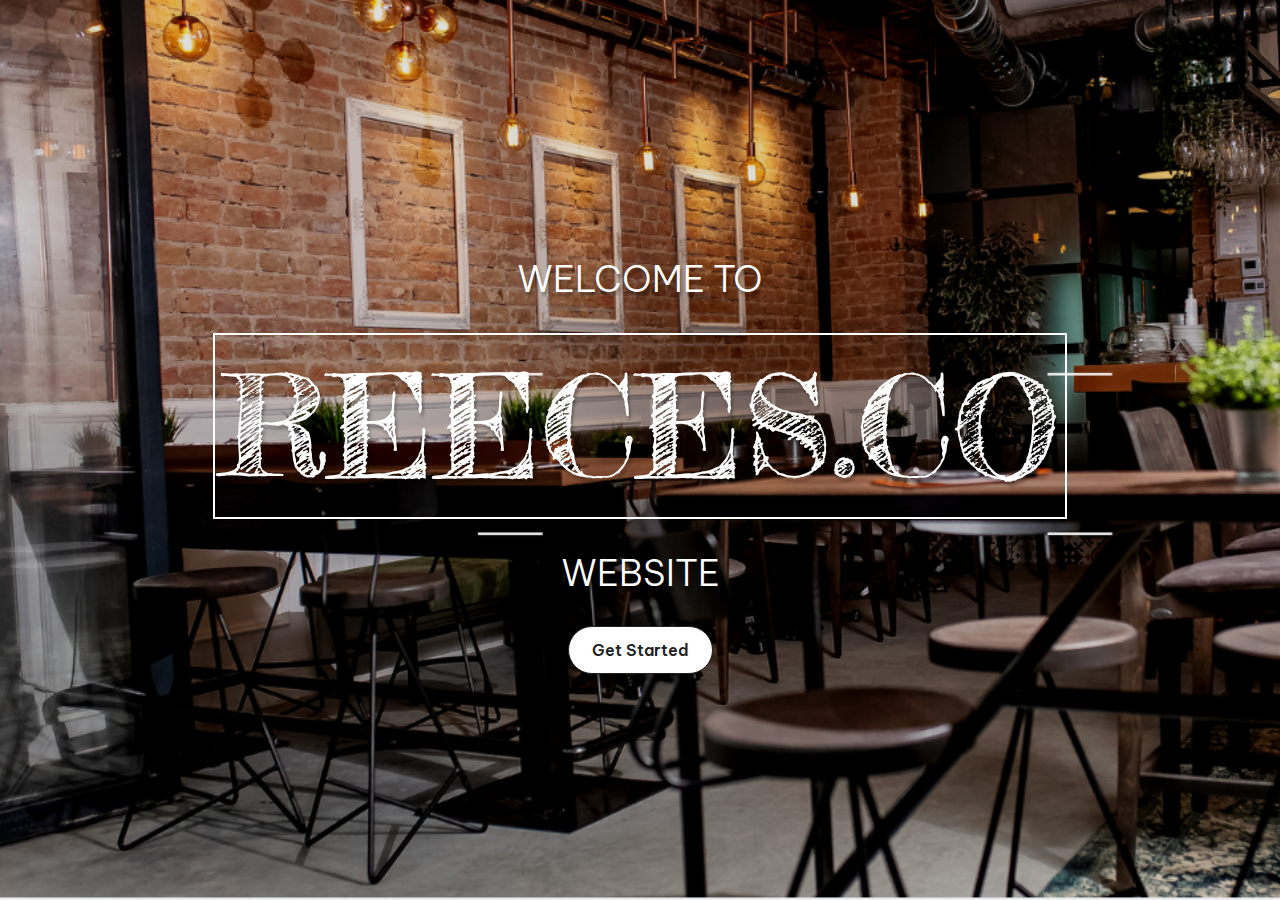
<file: index.html>
<!DOCTYPE html>
<html>
    <head>
        <meta charset="UTF-8">
        <meta name="viewport" content="width=device-width, initial-scale=1.0">
        <title>Reeces.Co</title>
        <link rel="preconnect" href="https://fonts.googleapis.com">
        <link rel="stylesheet" href="style.css">
        <link rel="preconnect" href="https://fonts.gstatic.com" crossorigin>
        <link href="https://fonts.googleapis.com/css2?family=Rubik+Spray+Paint&display=swap" rel="stylesheet">
        <link rel="preconnect" href="https://fonts.googleapis.com">
        <link rel="preconnect" href="https://fonts.gstatic.com" crossorigin>
        <link href="https://fonts.googleapis.com/css2?family=Be+Vietnam+Pro:ital,wght@0,100;0,200;0,300;0,400;0,500;0,600;0,700;0,800;0,900;1,100;1,200;1,300;1,400;1,500;1,600;1,700;1,800;1,900&display=swap" rel="stylesheet">
        <link rel="preconnect" href="https://fonts.googleapis.com">
        <link rel="preconnect" href="https://fonts.gstatic.com" crossorigin>
        <link href="https://fonts.googleapis.com/css2?family=Belanosima:wght@400;600;700&family=Fredericka+the+Great&display=swap" rel="stylesheet">
        <link rel="shortcut icon" href="./assets/Dark Brown Chocolate Cafe Restaurant Logo (1).png" type="image/x-icon" />
    </head>

    <body>
        <div class = "text">
        <h2>WELCOME TO</h2>
            <h1>REECES.CO</h1>
            <h2>WEBSITE</h2>

            <button onclick = "window.location.href = 'StartPage.html'">Get Started</button>
        </div>

    </body>
</html>
</file>
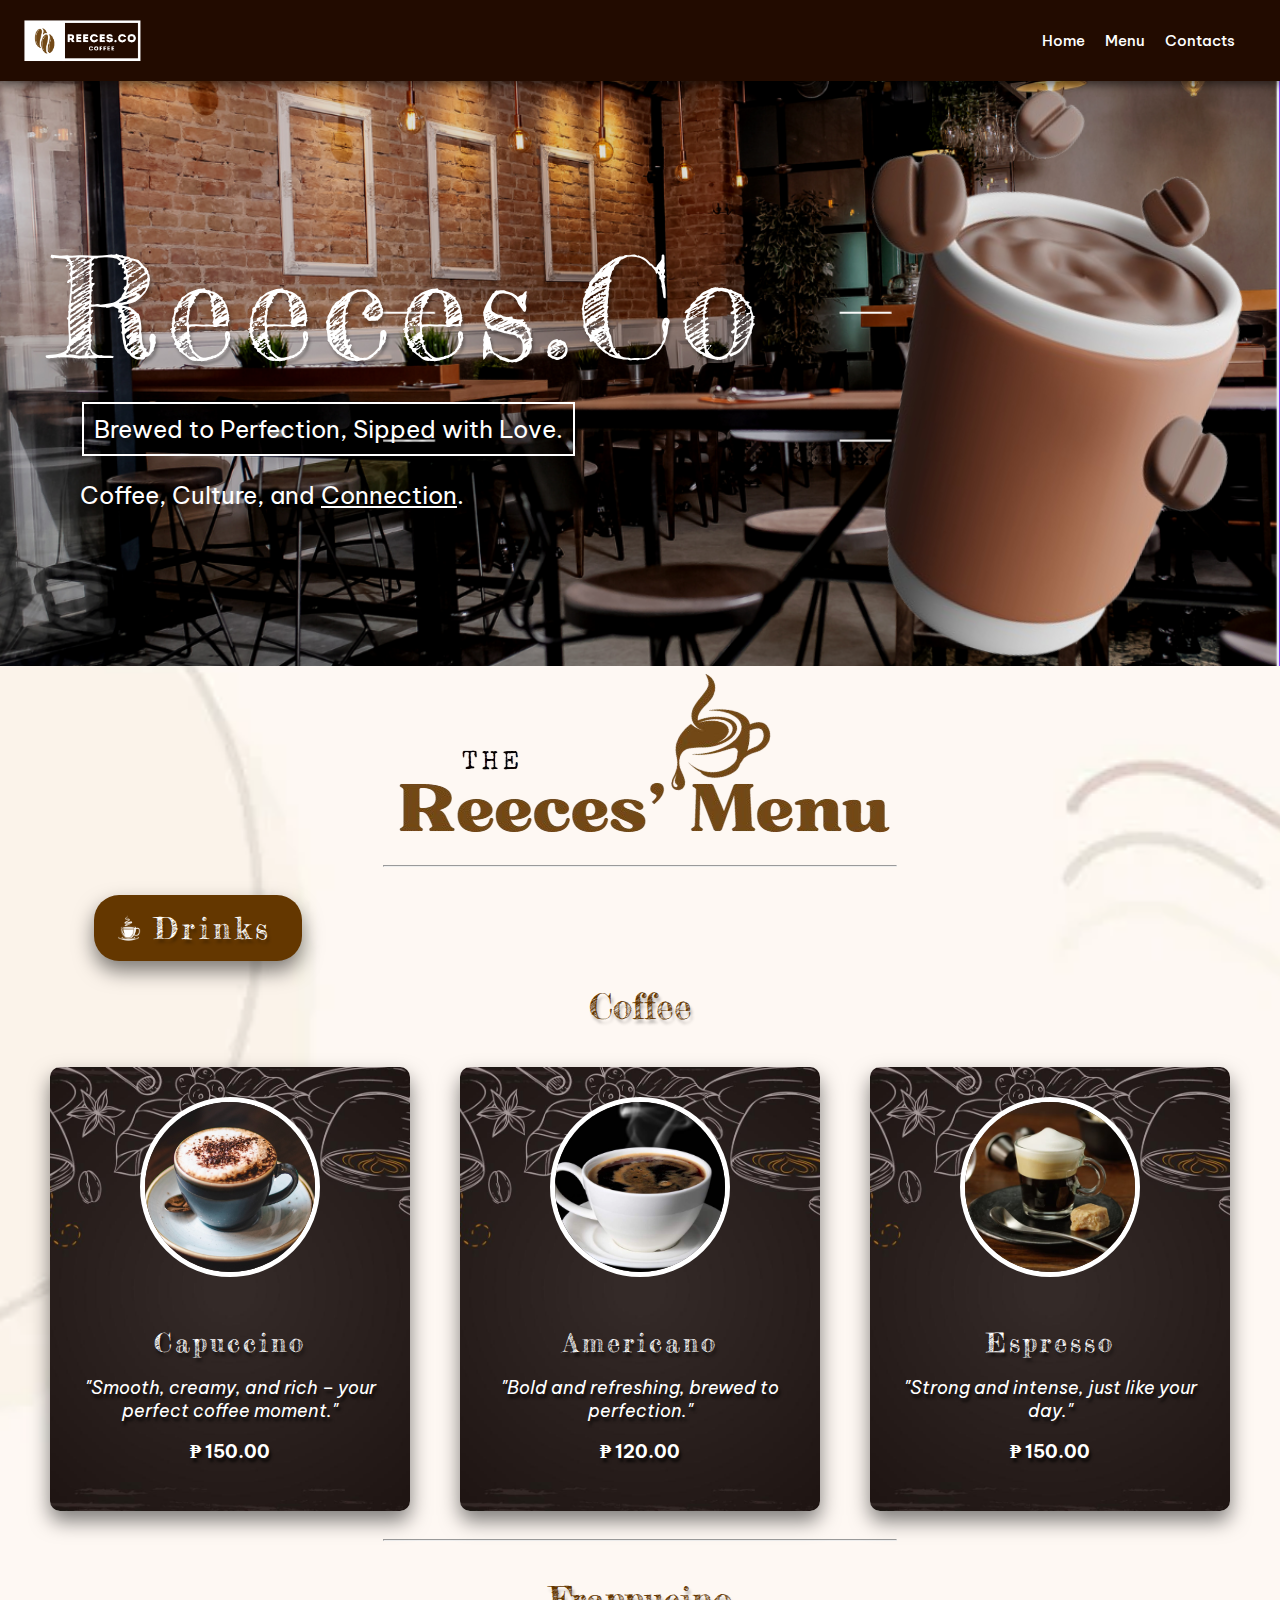
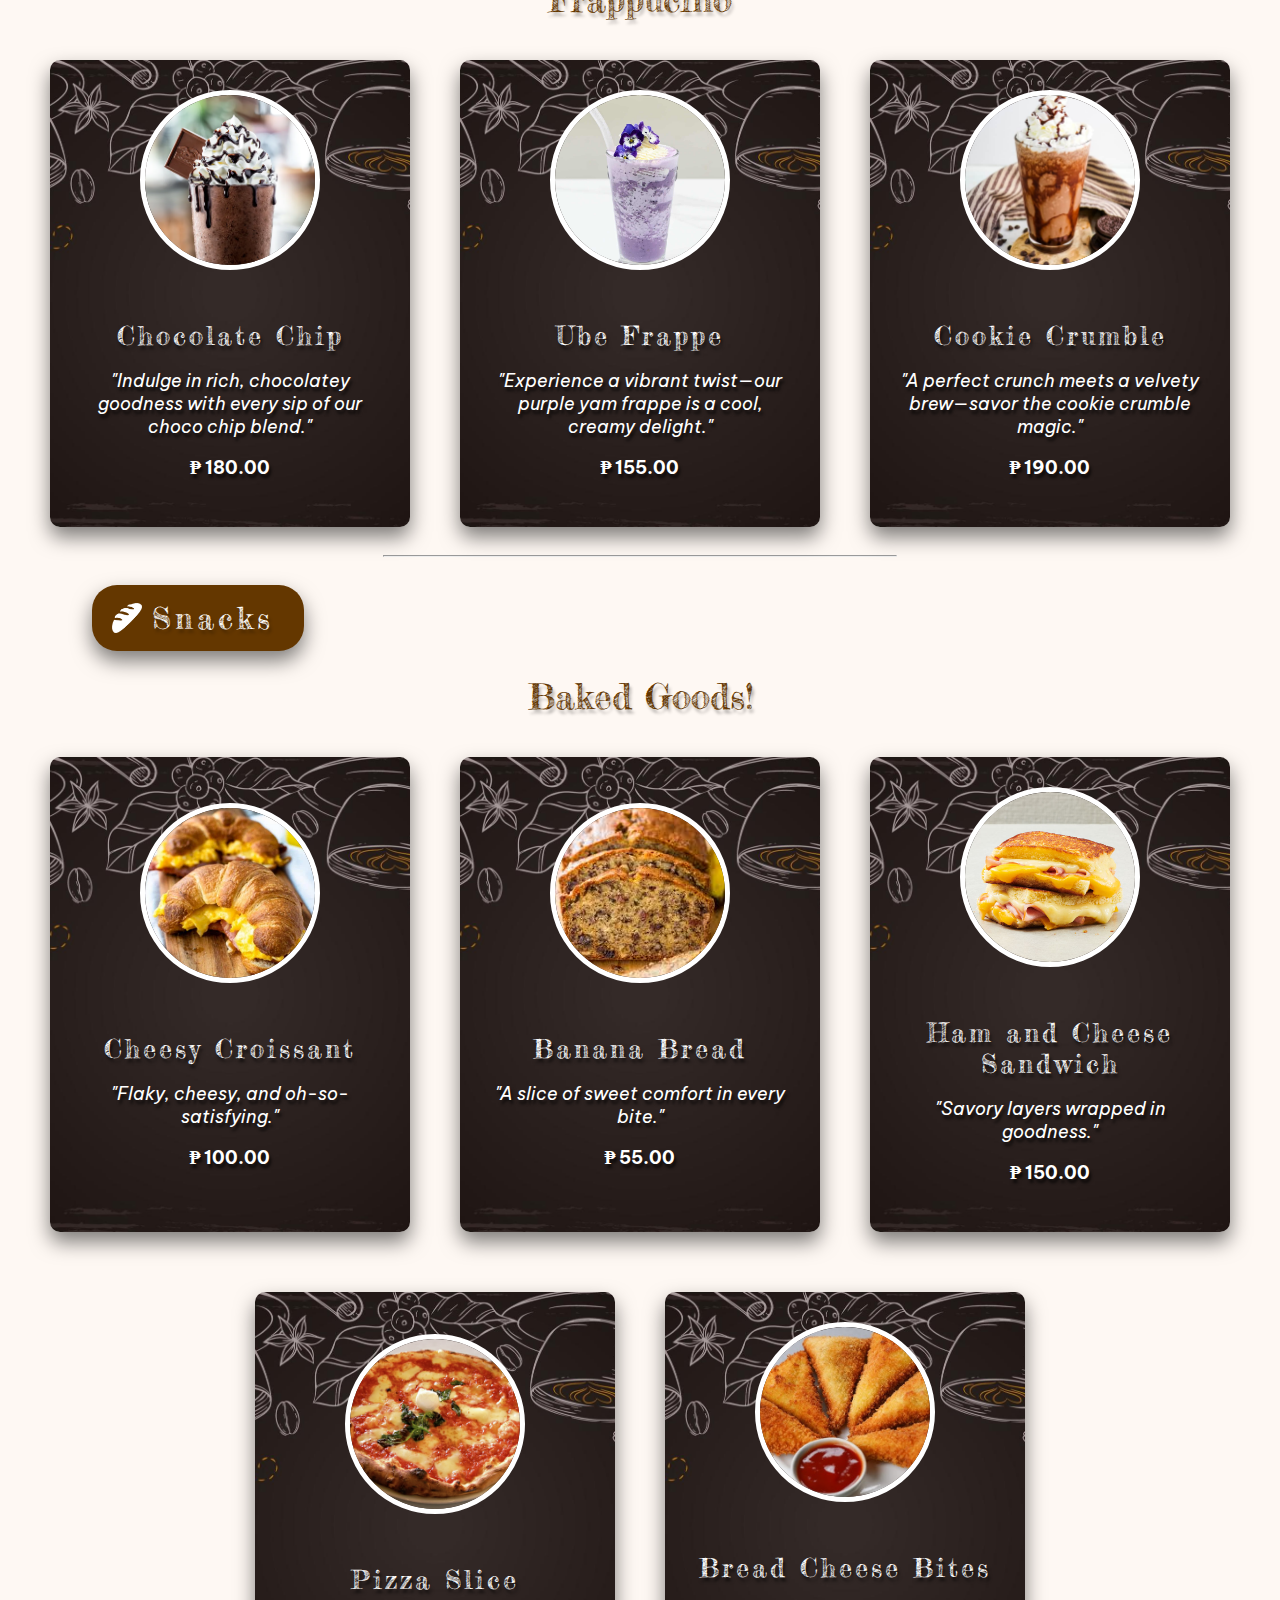
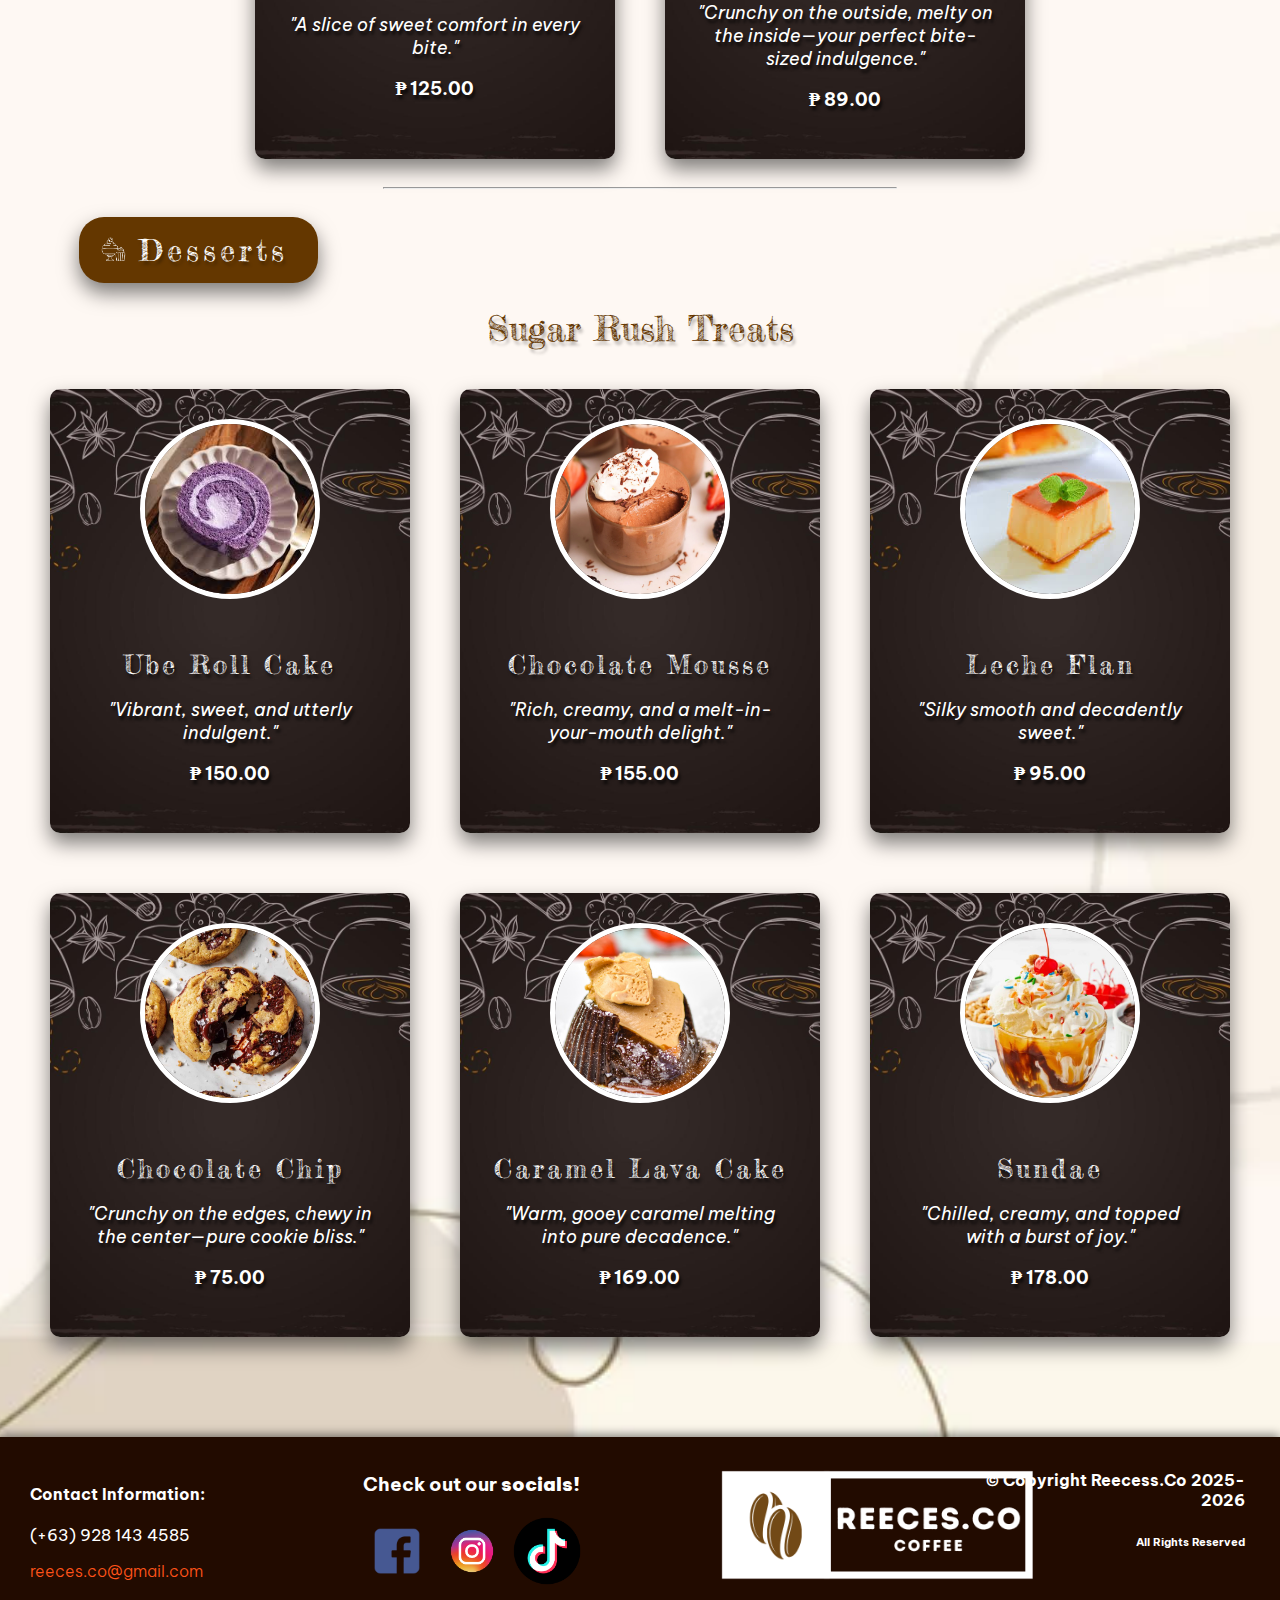
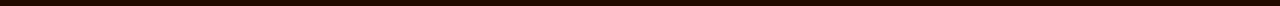
<file: StartPage.html>
<!DOCTYPE html>
<html lang="en">
<head>
    <meta charset="UTF-8">
    <meta name="viewport" content="width=device-width, initial-scale=1.0">
    <title>Home - Reeces.Co</title>
        <link rel="preconnect" href="https://fonts.googleapis.com">
        <link rel="preconnect" href="https://fonts.gstatic.com" crossorigin>
        <link href="https://fonts.googleapis.com/css2?family=Rubik+Spray+Paint&display=swap" rel="stylesheet">
        <link rel="preconnect" href="https://fonts.googleapis.com">
        <link rel="preconnect" href="https://fonts.gstatic.com" crossorigin>
        <link href="https://fonts.googleapis.com/css2?family=Be+Vietnam+Pro:ital,wght@0,100;0,200;0,300;0,400;0,500;0,600;0,700;0,800;0,900;1,100;1,200;1,300;1,400;1,500;1,600;1,700;1,800;1,900&display=swap" rel="stylesheet">
        <link rel="stylesheet" href="homestyle.css">
        <link rel="preconnect" href="https://fonts.googleapis.com">
        <link rel="preconnect" href="https://fonts.gstatic.com" crossorigin>
        <link href="https://fonts.googleapis.com/css2?family=Belanosima:wght@400;600;700&family=Fredericka+the+Great&display=swap" rel="stylesheet">
        <link rel="shortcut icon" href="./assets/Dark Brown Chocolate Cafe Restaurant Logo (1).png" type="image/x-icon" />
</head>

<body>
    <header>
        <img  src="assets/logoreeces.png" alt="Logo">

        <nav id="navbar">
            <a href="#">Home</a>
            <a href="#Menu">Menu</a>
            <a href="#footer">Contacts</a>
        </nav>
    </header>

    <!--Hero Class-->
    <section class="start">
        <div class = "start-text">
      <a href = "index.html">
        <h2>Reeces.Co</h2>
        </a>
        <figcaption>
            Brewed to Perfection, Sipped with Love.
        </figcaption>

        <p>Coffee, Culture, and <u>Connection</u>.</p>
        </div>
        <img class = "gif" src = "assets/coffee3d-removebg-preview.png">

    </section>

    <!--Menu-->

    <!--Drinks-->
    <section class = "main">
    <div id="Menu">
        <img src="assets/reecesmenuhead.png" alt="The Reeces Menu Header">
    </div>
    <hr style = "color: brown; width: 40%;">
    <h1 class = "drinks">Drinks</h1>
    <h2>Coffee</h2>
    <div class = "menu-container">
        <div class="drink-info">
            <div class="drink-photo">
              <img src="assets/cappucino.jfif" alt="Drink Photo">
            </div>
            <div class="drink-details">
              <h3>Capuccino</h3>
              <p><i>"Smooth, creamy, and rich – your perfect coffee moment."</i></p>
              <p><b>₱ 150.00</b></p>
            </div>
          </div>

          <div class="drink-info">
            <div class="drink-photo">
              <img src="assets/americano.webp" alt="Drink Photo">
            </div>
            <div class="drink-details">
                <h3>Americano</h3>
                <p><i>"Bold and refreshing, brewed to perfection."</i></p>
                <p><b>₱ 120.00</b></p>
              
            </div>
          </div>

          <div class="drink-info">
            <div class="drink-photo">
              <img src="assets/espresso.jpg" alt="Drink Photo">
            </div>
            <div class="drink-details">
                <h3>Espresso</h3>
                <p><i>"Strong and intense, just like your day."</i></p>
                <p><b>₱ 150.00</b></p>
            </div>
          </div>
          
    </section>

<!--Frappe Section-->

    <section class = "main">
        <hr style = "color: brown; width: 40%;">
        <h2>Frappucino</h2>
        <div class = "menu-container">
            <div class="drink-info">
                <div class="drink-photo">
                  <img src="assets/chocochipfrappe.jpg" alt="Drink Photo">
                </div>
                <div class="drink-details">
                  <h3>Chocolate Chip</h3>
                  <p><i>"Indulge in rich, chocolatey goodness with every sip of our choco chip blend."</i></p>
                  <p><b>₱ 180.00</b></p>
                </div>
              </div>
    
              <div class="drink-info">
                <div class="drink-photo">
                  <img src="assets/blueberryfrappe.jpeg" alt="Drink Photo">
                </div>
                <div class="drink-details">
                    <h3>Ube Frappe</h3>
                    <p><i>"Experience a vibrant twist—our purple yam frappe is a cool, creamy delight."</i></p>
                    <p><b>₱ 155.00</b></p>
                  
                </div>
              </div>
    
              <div class="drink-info">
                <div class="drink-photo">
                  <img src="assets/cookiecrumble.jpg" alt="Drink Photo">
                </div>
                <div class="drink-details">
                    <h3>Cookie Crumble</h3>
                    <p><i>"A perfect crunch meets a velvety brew—savor the cookie crumble magic."</i></p>
                    <p><b>₱ 190.00</b></p>
                </div>
              </div>
              
        </section>

   <!--Snack Section-->

   <section class = "main">
    <hr style = "color: brown; width: 40%;">
    <h1 class = "snacks">Snacks</h1>
    <h2>Baked Goods!</h2>
    <div class = "menu-container">
        <div class="drink-info">
            <div class="drink-photo">
              <img src="assets/cheesecroissant.jpg" alt="Drink Photo">
            </div>
            <div class="drink-details">
              <h3>Cheesy Croissant</h3>
              <p><i>"Flaky, cheesy, and oh-so-satisfying."</i></p>
              <p><b>₱ 100.00</b></p>
            </div>
          </div>

          <div class="drink-info">
            <div class="drink-photo">
              <img src="assets/bananabread.jfif" alt="Drink Photo">
            </div>
            <div class="drink-details">
                <h3>Banana Bread</h3>
                <p><i>"A slice of sweet comfort in every bite."</i></p>
                <p><b>₱ 55.00</b></p>
              
            </div>
          </div>

          <div class="drink-info">
            <div class="drink-photo">
              <img src="assets/HAMMCHEESE.jpg" alt="Drink Photo">
            </div>
            <div class="drink-details">
                <h3>Ham and Cheese Sandwich</h3>
                <p><i>"Savory layers wrapped in goodness."</i></p>
                <p><b>₱ 150.00</b></p>
            </div>
          </div>

          <div class="drink-info">
            <div class="drink-photo">
              <img src="assets/pizza.jpg" alt="Drink Photo">
            </div>
            <div class="drink-details">
                <h3>Pizza Slice</h3>
                <p><i>"A slice of sweet comfort in every bite."</i></p>
                <p><b>₱ 125.00</b></p>
              
            </div>
          </div>
          <div class="drink-info">
            <div class="drink-photo">
              <img src="assets/breadcheese.jpg" alt="Drink Photo">
            </div>
            <div class="drink-details">
                <h3>Bread Cheese Bites</h3>
                <p><i>"Crunchy on the outside, melty on the inside—your perfect bite-sized indulgence."</i></p>
                <p><b>₱ 89.00</b></p>
              
            </div>
          </div>
          
    </section>

    <section class = "main">
        <hr style = "color: brown; width: 40%;">
        <h1 class = "dessert">Desserts</h1>
        <h2>Sugar Rush Treats</h2>
        <div class = "menu-container">
            <div class="drink-info">
                <div class="drink-photo">
                  <img src="assets/ube roll cake.jfif" alt="Drink Photo">
                </div>
                <div class="drink-details">
                  <h3>Ube Roll Cake</h3>
                  <p><i>"Vibrant, sweet, and utterly indulgent."</i></p>
                  <p><b>₱ 150.00</b></p>
                </div>
              </div>
    
              <div class="drink-info">
                <div class="drink-photo">
                  <img src="assets/chocomousse.webp" alt="Drink Photo">
                </div>
                <div class="drink-details">
                    <h3>Chocolate Mousse</h3>
                    <p><i>"Rich, creamy, and a melt-in-your-mouth delight."</i></p>
                    <p><b>₱ 155.00</b></p>
                  
                </div>
              </div>
    
              <div class="drink-info">
                <div class="drink-photo">
                  <img src="assets/lecheflan.jfif" alt="Drink Photo">
                </div>
                <div class="drink-details">
                    <h3>Leche Flan</h3>
                    <p><i>"Silky smooth and decadently sweet."</i></p>
                    <p><b>₱ 95.00</b></p>
                </div>
              </div>
    
              <div class="drink-info">
                <div class="drink-photo">
                  <img src="assets/chococookie.jpg" alt="Drink Photo">
                </div>
                <div class="drink-details">
                    <h3>Chocolate Chip</h3>
                    <p><i>"Crunchy on the edges, chewy in the center—pure cookie bliss."</i></p>
                    <p><b>₱ 75.00</b></p>
                  
                </div>
              </div>
              <div class="drink-info">
                <div class="drink-photo">
                  <img src="assets/Caramel-Lava-Cake-1.jpg" alt="Drink Photo">
                </div>
                <div class="drink-details">
                    <h3>Caramel Lava Cake</h3>
                    <p><i>"Warm, gooey caramel melting into pure decadence."</i></p>
                    <p><b>₱ 169.00</b></p>
                  
                </div>
              </div>
              <div class="drink-info">
                <div class="drink-photo">
                  <img src="assets/sundae.jpg" alt="Drink Photo">
                </div>
                <div class="drink-details">
                    <h3>Sundae</h3>
                    <p><i>"Chilled, creamy, and topped with a burst of joy."</i></p>
                    <p><b>₱ 178.00</b></p>
                  
                </div>
              </div>
              
        </section>

    <!--Footer Section-->

    <footer id = "footer">
        <div class="contact-info">
            <h4>Contact Information:</h4>
            <p>(+63) 928 143 4585</p>
            <a href="mailto:drixyl.nacu@gmail.com" target="_blank">reeces.co@gmail.com</a>
        </div>

        <div class = "socmed-container">
          <h3>Check out our <b>socials!</b></h3>
          <div class = "socmed-icons">
            <a href="https://www.facebook.com/share/1BUdzu3DeL/?mibextid=wwXIfr" target = "_blank">
              <img src="assets/fb.png" alt="Facebook icon">
            </a>
            
            <a href="https://www.instagram.com/dr.ixyl" target = "_blank">
              <img src="assets/insta.webp" alt="Instagram icon">
            </a>
            
            <a href="https://open.spotify.com/user/31gcnjnihy44idyctf5dpcpvlyty?si=LU7cRjDvTCOzPnfpqdyEcg" target = "_blank">
              <img src="assets/tiktok.webp" alt="Tiktok">
            </a>
            </div>
        </div>


        <div class="logofooter">
          <a href = "#navbar">
            <img src="assets/logoreeces.png" alt="Logo">
            </a>
        </div>
        <div class="copyright">
            <b>&#169; Copyright Reecess.Co 2025-2026</b>
            <h6>All Rights Reserved</h6>
        </div>
    </footer>
</body>
</html>
</file>
<file: style.css>
@import url('https://fonts.googleapis.com/css2?family=Rubik+Spray+Paint&display=swap');

body{
    display: flex;
    margin: auto;
    max-width: 100vw;
    height: 100vh;
    background-image: url('assets/startpage.PNG');
    background-size: cover;
    background-repeat: no-repeat;
    
}

.text {
    margin: auto;
    display: flex;
    flex-direction: column;
    align-items: center;
    justify-content: center;
    
}


.text h1{
    font-family: "Fredericka the Great", serif;
    font-weight: 400;
    font-style: normal;
    font-size: 140px;
    margin-top: 1px;
    margin-bottom: 1px;
    color: white;
    text-shadow: 2px 4px 3px rgba(0,0,0,0.3);
    border: 2px #fff solid;
    padding: 5px;
}

.text h2{
    font-family: "Be Vietnam Pro", serif;
    font-weight: 300;
    font-style: normal;
    text-shadow: 2px 4px 3px rgba(0,0,0,0.3);
    color: white;
    font-size: 36px;
}

button{
    font-family: "Be Vietnam Pro", serif;
    font-weight: 200;
    font-style: normal;
    display: inline-block;
    outline: none;
    cursor: pointer;
    font-size: 16px;
    line-height: 20px;
    font-weight: 600;
    border-radius: 30px;
    padding: 13px 23px;
    border: 1px solid #222222;
    transition: box-shadow 0.2s ease 0s, -ms-transform 0.1s ease 0s, -webkit-transform 0.1s ease 0s, transform 0.1s ease 0s;
    background: #fff;
    color: #222222;
    transition: background-color 0.3s ease, transform 0.3s ease;

}

button:hover {
    border-color: #000000;
    background: #f7f7f7;
    transform: translateY(-5px);
}

@media (max-width: 768px) {
    .text h1 {
        font-size: 60px; 
        padding: 5px;
    }

    .text h2 {
        font-size: 18px; 
    }

    button {
        padding: 10px 20px;
        font-size: 14px;
    }
}

@media (max-width: 480px) {
    .text h1 {
        font-size: 40px; 
    }

    .text h2 {
        font-size: 16px;
    }

    button {
        padding: 8px 18px;
        font-size: 12px;
    }
}
</file>
<file: homestyle.css>
html {
    scroll-behavior: smooth;
  }
  
  body {
      font-family: 'Orbitron', sans-serif;
      background-image: url('assets/whitebrown.webp');
      max-width: 100vw;
      height: auto;
      background-position: center center;
      background-size: cover;
      background-repeat: no-repeat;
      color: #fff;
      margin: 0;
      overflow-y: auto;
      overflow-x: hidden;
      margin: auto;
    }
    
    header {    
      text-align: left;
      padding: 15px 20px;
      background: rgb(34, 11, 0);
      background-size: cover; 
      background-position: center center; 
      box-shadow: 0 4px 8px rgba(0, 0, 0, 0.5);
      display: flex;
      justify-content: space-between;
      align-items: center;
    }
    
    
    header img {
      width: 10%;
      height: 8%;
    }
    
    
    nav {
      display: flex;
      gap: 20px;
      z-index: 2; 
      justify-content: flex-start;
      padding-right: 2%;
    }
    
    nav a {
      font-family: "Be Vietnam Pro", serif;
      font-weight: 300;
      font-style: normal;
      text-decoration: none;
      color: #fff;
      font-size: 15px;
      font-weight: 500;
    }
    
    nav a:hover {
      color: #ff5319;
        position: relative;
        z-index: 3;
      }  
    
    .hamburger {
      display: none;
      flex-direction: column;
      gap: 5px;
      cursor: pointer;
    }
    
    .hamburger div {
      width: 30px;
      height: 4px;
      background-color: #fff;
      border-radius: 5px;
    }
    
    .start {
      text-align: left;
      padding: 20px;
      position: relative;
      color: #fff;
      display: flex;
      align-items: center; 
      justify-content: space-between; 
      height: 60vh; 
  }
    
    .start::before {
      content: '';
      position: absolute;
      top: 0;
      left: 0;
      width: 100vw;
      height: 65vh;
      background-image: url('assets/startpage.PNG');
      background-position: center center;
      background-size: cover;
      background-repeat: no-repeat;
      z-index: -1;
      display: flex;
      margin: auto;
    }
  
  
  .start-text {
      display: flex;
      flex-direction: column;
      align-items: flex-start;
      margin-top: -100px; 
      margin-left: 30px;
      max-width: 60%; 
  }
  
  .start h2 {
      font-family: "Fredericka the Great", serif;
      font-weight: 400;
      font-style: normal;
      font-size: 140px; 
      letter-spacing: 8px;
      text-align: left; 
      margin-bottom: 10px;
      line-height: 1.2;
      text-shadow: 2px 4px 3px rgba(0,0,0,0.3);
      z-index: 2;
  }
  
  .start a{
    text-decoration: none;
    color: white;
  }
  
  .start figcaption{
      font-family: "Be Vietnam Pro", serif;
      font-weight: 400;
      font-size: 24px;
      text-align: left;
      z-index: 2;
      border: 2px #fff solid;
      padding: 10px;
      margin-left: 32px;
      max-width: 100%;
      text-shadow: 2px 4px 3px rgba(0,0,0,0.3);
  }
  
  .start p {
      font-family: "Be Vietnam Pro", serif;
      font-weight: 400;
      font-size: 24px;
      text-align: left;
      z-index: 2;
      max-width: 100%;
      margin-left: 30px;
      text-shadow: 2px 4px 3px rgba(0,0,0,0.3);
  }
  .start .gif {
      height: 70vh;
      z-index: 1;
      display: block;
      margin-right: 5%; 
      transform: rotate(15deg);
  }
  
  .main{
      display: grid;
      align-items: center;
      justify-content: center;
      margin: auto;
  }
  .main{
      display: flex;
      flex-direction: column;
      text-align: left;
    }
  #Menu{
      display: flex;
      align-items: center;
      justify-content: center;
      margin: auto;
  }
  
  #Menu img{
       margin: auto;
    }
  
    .menu-container {
      display: flex;
      flex-wrap: wrap;
      justify-content: center;
      gap: 30px;
      text-align: center;
    }
  
    
    .main .drinks, .snacks, .dessert {
      font-family: "Fredericka the Great", serif;
      font-weight: 500;
      font-style: normal;
      letter-spacing: 4px;
      text-shadow: 2px 4px 3px rgba(0,0,0,0.3);
      font-size: 30px;
      background-color: rgb(100, 55, 0);
      color: white;
      padding: 15px 30px;
      border-radius: 25px;
      margin-left: -69%;
      box-shadow: 0 10px 20px rgba(0, 0, 0, 0.5);
      margin-bottom: -5px;
      padding-left: 60px; 
      position: relative; 
    }
    
    .main .drinks::before {
      content: "";
      background: url('assets/coffe-icon.webp'); 
      background-repeat: no-repeat;
      background-position: center center;
      background-size: contain;
      width: 40px;  
      height: 30px; 
      position: absolute;
      left: 15px;  
      top: 50%;
      transform: translateY(-50%);
    }
  
    .main .snacks::before {
      content: "";
      background: url('assets/bredicon\ \(2\).png'); 
      background-repeat: no-repeat;
      background-position: center center;
      background-size: contain;
      width: 40px;  
      height: 30px; 
      position: absolute;
      left: 15px;  
      top: 50%;
      transform: translateY(-50%);
    }
  
    .main .dessert::before {
      content: "";
      background: url('assets/desserticons.png'); 
      background-repeat: no-repeat;
      background-position: center center;
      background-size: contain;
      width: 40px;  
      height: 30px; 
      position: absolute;
      left: 15px;  
      top: 50%;
      transform: translateY(-50%);
    }
    
    .main h2{
      font-family: "Fredericka the Great", serif;
      font-weight: 500;
      font-style: normal;
      text-shadow: 2px 4px 3px rgba(0,0,0,0.3);
      font-size: 35px;
      color: rgb(100, 55, 0)
    }
    
    .drink-info {
      display: flex;
      flex-direction: column;
      align-items: center;
      justify-content: center;
      position: relative; 
      border-radius: 10px;
      padding: 30px;
      margin: 10px;
      box-shadow: 0 10px 20px rgba(0, 0, 0, 0.5);
      width: 300px; 
      color: #fff;
      font-family: "Be Vietnam Pro", serif;
      text-align: center;
      margin-bottom: 20px;
      transition: background-color 0.3s ease, transform 0.3s ease;
  }
  
  .drink-info::before {
      content: ''; 
      position: absolute; 
      top: 0;
      left: 0;
      right: 0;
      bottom: 0;
      background: url('assets/coffecards.jpg');
      background-position: center center;
      background-size: cover;
      background-repeat: no-repeat;
      border-radius: 10px;
      transform: rotate(180deg); 
      z-index: -1; 
  }
  
    .drink-photo img {
      width: 170px;
      height: 170px;
      object-fit: cover;
      border-radius: 50%;
      margin-bottom: 20px;
      border-color: white;
      border: 5px solid white;
    }
    
    .drink-details h3 {
      font-family: "Fredericka the Great", serif;
      font-weight: 400;
      font-style: normal;
      letter-spacing: 3px;
      font-size: 26px;
      margin-bottom: 15px;
      text-shadow: 2px 4px 3px rgba(0,0,0,0.7);
    }
    
    .drink-details p {
      font-size: 18px;
      margin: 5px 2;
      text-align: center;
      text-shadow: 2px 4px 3px rgba(0,0,0,0.7);
    }
  
    .drink-info:hover {
      transform: translateY(-8px);
  }
  
  .drink-details a {
      color: white;
      text-decoration: none;
    }
    
    .drink-details a:hover {
      text-decoration: underline; 
    }
   
    footer {
    background: rgb(34, 11, 0);
    display: grid;
    grid-template-columns: 1fr 1fr 1fr 1fr; 
    align-items: center;
    justify-content: space-between;
    padding: 10px;
    font-family: "Be Vietnam Pro", serif;
    box-shadow: 0px -2px 10px rgba(0, 0, 0, 0.5);
    padding: 10px 15px;
    margin-top: 80px;
    gap: 5px;
    }
    
    .copyright {
    text-align: right;
    color: white;
    padding: 5px;
    margin-right: 5%;
   
    }
    
  
    .contact-info{
      margin-left: 5%;
    }
    .contact-info a {
      font-family: "Be Vietnam Pro", serif;
      font-weight: 300;
      font-style: normal;
  
    color: #ff5319;
    text-decoration: none;
    text-align: left;
    }
    
    .contact-info a:hover {
    text-decoration: underline;
    color: white;
    }
    
    
    .logofooter img{
    width: auto;
    align-content: center;
    height: 15vh;
    margin-top: 3%;
    margin-left: 25%;
    transition: transform 0.3s ease;
    }
  
    .logofooter img:hover{
      transform: translateY(-8px);
      
      }
  
  .socmed-container{
    display: flex;
    flex-direction: column;
    align-items: center;
    gap: 1px;
  }
  
  .socmed-icons{
    display:flex;
    flex-direction: row;
    gap: 5px;
    align-items: center;
    justify-content: flex-start;
  }
  
  
  .socmed-icons img{
    width: 70px;
    height: auto;
    transition: transform 0.3s ease;
  }
  
  .socmed-icons img:hover{
    transform: translateY(-8px);
  }
  
  @media (max-width: 768px) {
    footer {
      display: flex;
      flex-direction: column;
      align-items: center;
      text-align: center;
      gap: 10px;
    }
  
    .copyright {
      text-align: center;
      margin-right: 0;
    }
  
    .contact-info {
      margin-left: 0;
    }
  
    .socmed-container {
      align-items: center;
    }
  
    .socmed-icons {
      justify-content: center;
    }
  
    .logofooter img {
      margin-left: 0;
      height: 12vh;
    }
  }
</file>
